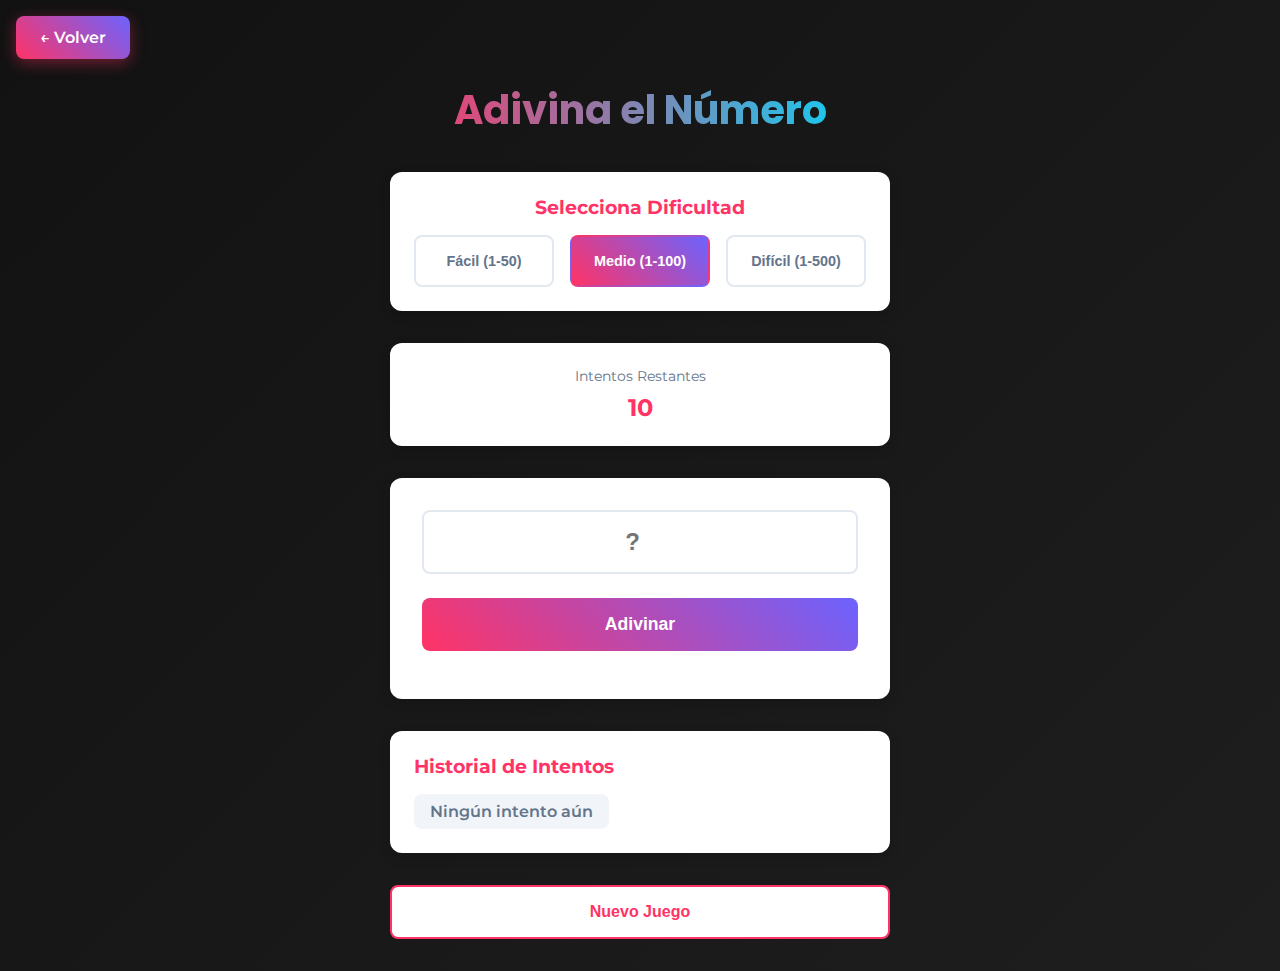
<file: adivina-numero.html>
<!DOCTYPE html>
<html lang="es">
<head>
    <meta charset="UTF-8">
    <meta name="viewport" content="width=device-width, initial-scale=1.0">
    <title>Adivina el Número - DJ Paco</title>
    <link href="https://fonts.googleapis.com/css2?family=Montserrat:wght@400;500;600;700&family=Poppins:wght@400;600;700&display=swap" rel="stylesheet">
    <style>
        /* Variables de color de DJ Paco */
        :root {
            --primary-color: #ff3366;
            --secondary-color: #6c63ff;
            --accent-color: #00d9ff;
            --dark-color: #121212;
            --dark-secondary: #1e1e1e;
            --light-color: #ffffff;
            --gray-color: #f5f5f5;
            --text-color: #333333;
            --font-primary: "Montserrat", sans-serif;
            --font-secondary: "Poppins", sans-serif;
            --transition-medium: 0.3s ease;
            --shadow-medium: 0 8px 30px rgba(0, 0, 0, 0.15);
            --border-radius-lg: 16px;
        }

        * {
            margin: 0;
            padding: 0;
            box-sizing: border-box;
        }

        /* Fondo oscuro de DJ Paco */
        body {
            font-family: var(--font-primary);
            background: linear-gradient(135deg, var(--dark-color) 0%, var(--dark-secondary) 100%);
            color: var(--light-color);
            min-height: 100vh;
            padding: 2rem 1rem;
            display: flex;
            flex-direction: column;
            align-items: center;
        }

        .back-button {
            position: absolute;
            top: 1rem;
            left: 1rem;
            /* Botón con gradiente rosa-morado */
            background: linear-gradient(45deg, var(--primary-color), var(--secondary-color));
            color: var(--light-color);
            border: none;
            padding: 0.75rem 1.5rem;
            border-radius: 8px;
            font-size: 1rem;
            font-weight: 600;
            cursor: pointer;
            text-decoration: none;
            display: inline-block;
            box-shadow: 0 4px 15px rgba(255, 51, 102, 0.4);
            transition: transform 0.2s ease;
        }

        .back-button:hover {
            transform: translateY(-2px);
        }

        .game-container {
            max-width: 500px;
            width: 100%;
            margin-top: 3rem;
        }

        /* Título con gradiente de DJ Paco */
        h1 {
            font-family: var(--font-secondary);
            color: white;
            text-align: center;
            margin-bottom: 2rem;
            font-size: 2.5rem;
            background: linear-gradient(to right, var(--primary-color), var(--accent-color));
            -webkit-background-clip: text;
            background-clip: text;
            color: transparent;
        }

        .difficulty {
            background: white;
            padding: 1.5rem;
            border-radius: 12px;
            margin-bottom: 2rem;
            box-shadow: 0 4px 12px rgba(0, 0, 0, 0.15);
        }

        .difficulty h3 {
            /* Subtítulo en rosa */
            color: var(--primary-color);
            margin-bottom: 1rem;
            text-align: center;
        }

        .difficulty-buttons {
            display: grid;
            grid-template-columns: repeat(3, 1fr);
            gap: 1rem;
        }

        .difficulty-button {
            padding: 1rem;
            border: 2px solid #e2e8f0;
            background: white;
            border-radius: 8px;
            font-size: 0.9rem;
            font-weight: 600;
            cursor: pointer;
            color: #64748b;
            transition: all 0.2s ease;
        }

        .difficulty-button.active {
            /* Botón activo con gradiente rosa-morado */
            background: linear-gradient(45deg, var(--primary-color), var(--secondary-color));
            color: white;
            border-color: transparent;
        }

        .game-info {
            background: white;
            padding: 1.5rem;
            border-radius: 12px;
            margin-bottom: 2rem;
            box-shadow: 0 4px 12px rgba(0, 0, 0, 0.15);
            text-align: center;
        }

        .info-label {
            color: #64748b;
            font-size: 0.9rem;
            margin-bottom: 0.5rem;
        }

        .info-value {
            /* Valor de info en rosa */
            color: var(--primary-color);
            font-size: 1.5rem;
            font-weight: 700;
        }

        .game-panel {
            background: white;
            padding: 2rem;
            border-radius: 12px;
            margin-bottom: 2rem;
            box-shadow: 0 4px 12px rgba(0, 0, 0, 0.15);
        }

        .input-group {
            margin-bottom: 1.5rem;
        }

        input[type="number"] {
            width: 100%;
            padding: 1rem;
            border: 2px solid #e2e8f0;
            border-radius: 8px;
            font-size: 1.5rem;
            text-align: center;
            font-weight: 700;
            color: #667eea;
            transition: all 0.3s ease;
        }

        input[type="number"]:focus {
            outline: none;
            border-color: var(--primary-color);
            box-shadow: 0 0 0 3px rgba(255, 51, 102, 0.1);
            transform: scale(1.02);
        }

        input[type="number"]:hover {
            border-color: var(--secondary-color);
        }

        button.guess {
            width: 100%;
            /* Botón adivinar con gradiente */
            background: linear-gradient(45deg, var(--primary-color), var(--secondary-color));
            color: white;
            border: none;
            padding: 1rem;
            border-radius: 8px;
            font-size: 1.1rem;
            font-weight: 600;
            cursor: pointer;
            transition: transform 0.2s ease;
            margin-bottom: 1rem;
        }

        button.guess:hover {
            transform: translateY(-2px);
        }

        button.guess:disabled {
            background: #cbd5e1;
            cursor: not-allowed;
            transform: none;
        }

        .feedback {
            padding: 1rem;
            border-radius: 8px;
            text-align: center;
            font-weight: 600;
            display: none;
        }

        .feedback.show {
            display: block;
            animation: fadeIn 0.3s ease;
        }

        @keyframes fadeIn {
            from { opacity: 0; transform: translateY(-10px); }
            to { opacity: 1; transform: translateY(0); }
        }

        .feedback.high {
            /* Feedback alto en rosa */
            background: #fee2e2;
            color: var(--primary-color);
        }

        .feedback.low {
            /* Feedback bajo en morado */
            background: #ede9fe;
            color: var(--secondary-color);
        }

        .feedback.win {
            /* Feedback ganador en cyan */
            background: #cffafe;
            color: var(--accent-color);
        }

        .history {
            background: white;
            padding: 1.5rem;
            border-radius: 12px;
            box-shadow: 0 4px 12px rgba(0, 0, 0, 0.15);
            margin-bottom: 2rem;
        }

        .history h3 {
            /* Título de historial en rosa */
            color: var(--primary-color);
            margin-bottom: 1rem;
        }

        .history-list {
            display: flex;
            flex-wrap: wrap;
            gap: 0.5rem;
        }

        .history-item {
            padding: 0.5rem 1rem;
            background: #f1f5f9;
            border-radius: 8px;
            font-weight: 600;
            color: #64748b;
            animation: slideIn 0.3s ease;
        }

        @keyframes slideIn {
            from {
                opacity: 0;
                transform: translateX(-10px);
            }
            to {
                opacity: 1;
                transform: translateX(0);
            }
        }

        button.reset {
            width: 100%;
            background: white;
            /* Botón reset con borde rosa */
            color: var(--primary-color);
            border: 2px solid var(--primary-color);
            padding: 1rem;
            border-radius: 8px;
            font-size: 1rem;
            font-weight: 600;
            cursor: pointer;
            transition: all 0.2s ease;
        }

        button.reset:hover {
            /* Hover con gradiente */
            background: linear-gradient(45deg, var(--primary-color), var(--secondary-color));
            color: white;
        }

        @media (max-width: 768px) {
            h1 {
                font-size: 2rem;
            }

            .difficulty-buttons {
                grid-template-columns: 1fr;
            }
        }
    </style>
</head>
<body>
    <a href="juegos.html" class="back-button">← Volver</a>
    
    <div class="game-container">
        <h1>Adivina el Número</h1>

        <div class="difficulty">
            <h3>Selecciona Dificultad</h3>
            <div class="difficulty-buttons">
                <button class="difficulty-button" onclick="setDifficulty('easy')">Fácil (1-50)</button>
                <button class="difficulty-button active" onclick="setDifficulty('medium')">Medio (1-100)</button>
                <button class="difficulty-button" onclick="setDifficulty('hard')">Difícil (1-500)</button>
            </div>
        </div>

        <div class="game-info">
            <div class="info-label">Intentos Restantes</div>
            <div class="info-value" id="attempts">10</div>
        </div>

        <div class="game-panel">
            <div class="input-group">
                <input type="number" id="guessInput" placeholder="?" min="1">
            </div>
            <button class="guess" onclick="makeGuess()">Adivinar</button>
            <div class="feedback" id="feedback"></div>
        </div>

        <div class="history">
            <h3>Historial de Intentos</h3>
            <div class="history-list" id="historyList">
                <span class="history-item">Ningún intento aún</span>
            </div>
        </div>

        <button class="reset" onclick="resetGame()">Nuevo Juego</button>
    </div>

    <script>
        let targetNumber;
        let maxNumber = 100;
        let maxAttempts = 10;
        let attemptsLeft;
        let guessHistory = [];
        let difficulty = 'medium';

        function initGame() {
            targetNumber = Math.floor(Math.random() * maxNumber) + 1;
            attemptsLeft = maxAttempts;
            guessHistory = [];
            document.getElementById('attempts').textContent = attemptsLeft;
            document.getElementById('guessInput').value = '';
            document.getElementById('guessInput').max = maxNumber;
            document.getElementById('feedback').classList.remove('show');
            document.getElementById('historyList').innerHTML = '<span class="history-item">Ningún intento aún</span>';
        }

        function setDifficulty(level) {
            difficulty = level;
            
            document.querySelectorAll('.difficulty-button').forEach(btn => {
                btn.classList.remove('active');
            });
            event.target.classList.add('active');
            
            switch(level) {
                case 'easy':
                    maxNumber = 50;
                    maxAttempts = 8;
                    break;
                case 'medium':
                    maxNumber = 100;
                    maxAttempts = 10;
                    break;
                case 'hard':
                    maxNumber = 500;
                    maxAttempts = 15;
                    break;
            }
            
            initGame();
        }

        function makeGuess() {
            const guess = parseInt(document.getElementById('guessInput').value);
            const feedback = document.getElementById('feedback');
            
            if (!guess || guess < 1 || guess > maxNumber) {
                showFeedback(`Por favor ingresa un número entre 1 y ${maxNumber}`, 'high');
                if (navigator.vibrate) {
                    navigator.vibrate([100, 50, 100]);
                }
                return;
            }
            
            guessHistory.push(guess);
            attemptsLeft--;
            
            updateHistory();
            document.getElementById('attempts').textContent = attemptsLeft;
            document.getElementById('guessInput').value = '';
            document.getElementById('guessInput').focus();
            
            if (guess === targetNumber) {
                showFeedback(`¡Felicitaciones! Adivinaste en ${guessHistory.length} intentos`, 'win');
                document.querySelector('.guess').disabled = true;
                if (navigator.vibrate) {
                    navigator.vibrate([200, 100, 200, 100, 200]);
                }
            } else if (attemptsLeft === 0) {
                showFeedback(`¡Game Over! El número era ${targetNumber}`, 'high');
                document.querySelector('.guess').disabled = true;
            } else if (guess > targetNumber) {
                const diff = guess - targetNumber;
                const hint = diff > 50 ? ' (mucho más bajo)' : diff > 20 ? ' (bastante más bajo)' : ' (un poco más bajo)';
                showFeedback(`Demasiado alto${hint}`, 'high');
            } else {
                const diff = targetNumber - guess;
                const hint = diff > 50 ? ' (mucho más alto)' : diff > 20 ? ' (bastante más alto)' : ' (un poco más alto)';
                showFeedback(`Demasiado bajo${hint}`, 'low');
            }
        }

        function showFeedback(message, type) {
            const feedback = document.getElementById('feedback');
            feedback.textContent = message;
            feedback.className = `feedback show ${type}`;
        }

        function updateHistory() {
            const historyList = document.getElementById('historyList');
            historyList.innerHTML = guessHistory.map(guess => 
                `<span class="history-item">${guess}</span>`
            ).join('');
        }

        function resetGame() {
            document.querySelector('.guess').disabled = false;
            initGame();
        }

        document.getElementById('guessInput').addEventListener('keypress', (e) => {
            if (e.key === 'Enter') {
                makeGuess();
            }
        });

        initGame();
    </script>
</body>
</html>
</file>
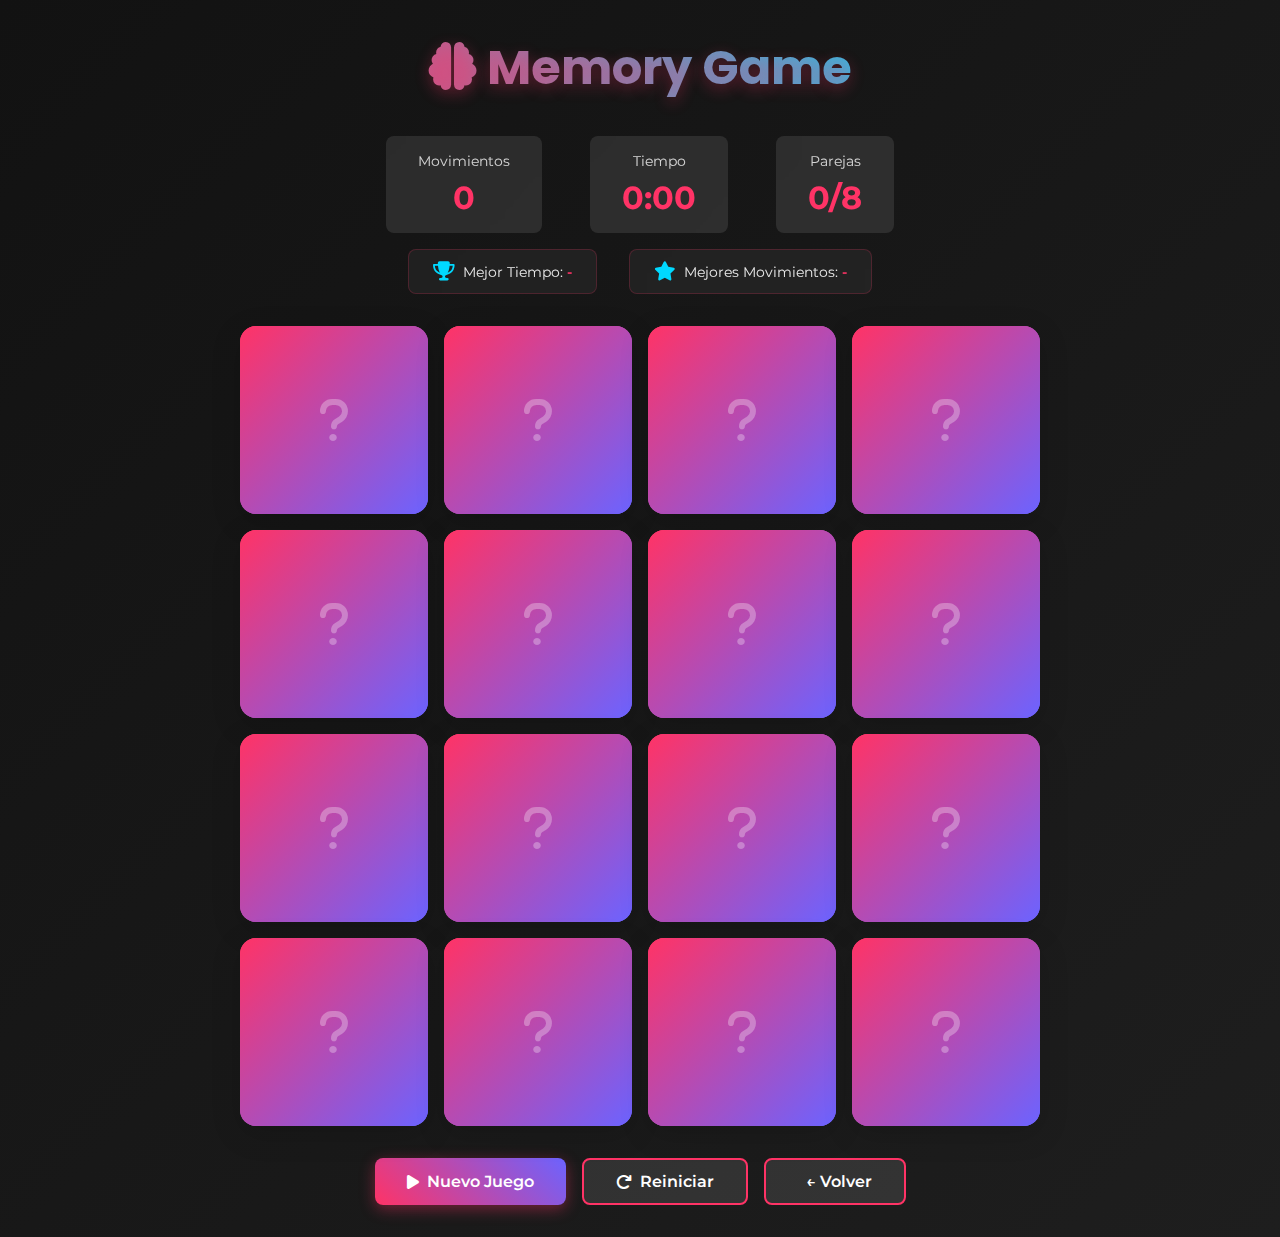
<file: juego-memoria.html>
<!DOCTYPE html>
<html lang="es">
<head>
    <meta charset="UTF-8">
    <meta name="viewport" content="width=device-width, initial-scale=1.0">
    <title>Memory Game</title>
    <link rel="stylesheet" href="https://cdnjs.cloudflare.com/ajax/libs/font-awesome/6.4.0/css/all.min.css">
    <link href="https://fonts.googleapis.com/css2?family=Montserrat:wght@400;500;600;700&family=Poppins:wght@400;600;700&display=swap" rel="stylesheet">
    <style>
        :root {
            --primary-color: #ff3366;
            --secondary-color: #6c63ff;
            --accent-color: #00d9ff;
            --dark-color: #121212;
            --dark-secondary: #1e1e1e;
            --light-color: #ffffff;
            --text-color: #333333;
            --font-primary: "Montserrat", sans-serif;
            --font-secondary: "Poppins", sans-serif;
            --transition-medium: 0.3s ease;
            --shadow-medium: 0 8px 30px rgba(0, 0, 0, 0.15);
            --border-radius-lg: 16px;
            --border-radius-md: 8px;
        }

        * {
            margin: 0;
            padding: 0;
            box-sizing: border-box;
        }

        body {
            font-family: var(--font-primary);
            background: linear-gradient(135deg, var(--dark-color) 0%, var(--dark-secondary) 100%);
            min-height: 100vh;
            display: flex;
            align-items: center;
            justify-content: center;
            padding: 2rem;
            color: var(--light-color);
        }

        .game-container {
            max-width: 800px;
            width: 100%;
        }

        .game-header {
            text-align: center;
            margin-bottom: 2rem;
        }

        .game-header h1 {
            font-family: var(--font-secondary);
            font-size: 3rem;
            margin-bottom: 1rem;
            background: linear-gradient(to right, var(--primary-color), var(--accent-color));
            -webkit-background-clip: text;
            background-clip: text;
            color: transparent;
            text-shadow: 0 5px 15px rgba(255, 51, 102, 0.3);
        }

        .game-stats {
            display: flex;
            justify-content: center;
            gap: 3rem;
            margin-bottom: 1rem;
        }

        .records {
            display: flex;
            justify-content: center;
            gap: 2rem;
            margin-bottom: 2rem;
            flex-wrap: wrap;
        }

        .record-item {
            display: flex;
            align-items: center;
            gap: 0.5rem;
            padding: 0.75rem 1.5rem;
            background: rgba(255, 255, 255, 0.05);
            border-radius: var(--border-radius-md);
            backdrop-filter: blur(10px);
            border: 1px solid rgba(255, 51, 102, 0.2);
        }

        .record-item i {
            color: var(--accent-color);
            font-size: 1.2rem;
        }

        .record-item span {
            font-size: 0.9rem;
            opacity: 0.9;
        }

        .record-item strong {
            color: var(--primary-color);
            font-weight: 700;
        }

        .stat-item {
            text-align: center;
            background: rgba(255, 255, 255, 0.1);
            padding: 1rem 2rem;
            border-radius: var(--border-radius-md);
            backdrop-filter: blur(10px);
        }

        .stat-label {
            font-size: 0.9rem;
            opacity: 0.8;
            margin-bottom: 0.5rem;
        }

        .stat-value {
            font-size: 2rem;
            font-weight: 700;
            color: var(--primary-color);
        }

        .game-board {
            display: grid;
            grid-template-columns: repeat(4, 1fr);
            gap: 1rem;
            margin-bottom: 2rem;
            perspective: 1000px;
        }

        .card {
            aspect-ratio: 1;
            background: linear-gradient(135deg, var(--primary-color), var(--secondary-color));
            border-radius: var(--border-radius-lg);
            cursor: pointer;
            position: relative;
            transform-style: preserve-3d;
            transition: transform 0.6s;
            box-shadow: var(--shadow-medium);
        }

        .card:hover {
            transform: scale(1.05);
        }

        .card.flip {
            transform: rotateY(180deg);
        }

        .card.matched {
            animation: matchAnimation 0.6s ease;
            pointer-events: none;
            opacity: 1;
        }

        .card.matched .card-back {
            opacity: 1;
        }

        .card-front,
        .card-back {
            position: absolute;
            width: 100%;
            height: 100%;
            backface-visibility: hidden;
            display: flex;
            align-items: center;
            justify-content: center;
            border-radius: var(--border-radius-lg);
        }

        .card-front {
            background: linear-gradient(135deg, var(--primary-color), var(--secondary-color));
        }

        .card-front i {
            font-size: 3rem;
            color: rgba(255, 255, 255, 0.3);
        }

        .card-back {
            background: var(--light-color);
            transform: rotateY(180deg);
        }

        .card-back {
            font-size: 4rem;
            font-family: "Apple Color Emoji", "Segoe UI Emoji", "Noto Color Emoji", "Android Emoji", sans-serif;
        }

        .controls {
            display: flex;
            justify-content: center;
            gap: 1rem;
        }

        .btn {
            padding: 0.75rem 2rem;
            border: none;
            border-radius: var(--border-radius-md);
            font-family: var(--font-primary);
            font-weight: 600;
            font-size: 1rem;
            cursor: pointer;
            transition: all var(--transition-medium);
            display: flex;
            align-items: center;
            gap: 0.5rem;
        }

        .btn-primary {
            background: linear-gradient(45deg, var(--primary-color), var(--secondary-color));
            color: var(--light-color);
            box-shadow: 0 4px 15px rgba(255, 51, 102, 0.4);
        }

        .btn-primary:hover {
            transform: translateY(-3px);
            box-shadow: 0 8px 25px rgba(255, 51, 102, 0.5);
        }

        .btn-secondary {
            background: rgba(255, 255, 255, 0.1);
            color: var(--light-color);
            border: 2px solid var(--primary-color);
        }

        .btn-secondary:hover {
            background: var(--primary-color);
            transform: translateY(-3px);
        }

        .victory-modal {
            position: fixed;
            top: 0;
            left: 0;
            width: 100%;
            height: 100%;
            background: rgba(0, 0, 0, 0.9);
            display: flex;
            align-items: center;
            justify-content: center;
            opacity: 0;
            visibility: hidden;
            transition: all var(--transition-medium);
            z-index: 1000;
        }

        .victory-modal.active {
            opacity: 1;
            visibility: visible;
        }

        .victory-content {
            background: linear-gradient(135deg, var(--dark-color), var(--dark-secondary));
            padding: 3rem;
            border-radius: var(--border-radius-lg);
            text-align: center;
            box-shadow: var(--shadow-medium);
            border: 2px solid var(--primary-color);
            animation: modalAppear 0.5s ease;
        }

        .victory-content h2 {
            font-family: var(--font-secondary);
            font-size: 2.5rem;
            margin-bottom: 1rem;
            background: linear-gradient(to right, var(--primary-color), var(--accent-color));
            -webkit-background-clip: text;
            background-clip: text;
            color: transparent;
        }

        .victory-content p {
            font-size: 1.2rem;
            margin-bottom: 2rem;
            opacity: 0.9;
        }

        @keyframes matchAnimation {
            0%, 100% {
                transform: scale(1);
            }
            50% {
                transform: scale(1.1) rotateY(180deg);
            }
        }

        @keyframes modalAppear {
            from {
                transform: scale(0.8);
                opacity: 0;
            }
            to {
                transform: scale(1);
                opacity: 1;
            }
        }

        @media (max-width: 768px) {
            .game-header h1 {
                font-size: 2rem;
            }

            .game-stats {
                gap: 1rem;
            }

            .stat-item {
                padding: 0.75rem 1.5rem;
            }

            .stat-value {
                font-size: 1.5rem;
            }

            .game-board {
                gap: 0.75rem;
            }

            .card-back {
                font-size: 2rem;
                font-family: "Apple Color Emoji", "Segoe UI Emoji", "Noto Color Emoji", "Android Emoji", sans-serif;
            }

            .game-stats {
                gap: 1rem;
            }

            .records {
                gap: 1rem;
            }

            .record-item {
                padding: 0.5rem 1rem;
                font-size: 0.85rem;
            }

            .controls {
                flex-direction: column;
            }

            .victory-content {
                padding: 2rem;
                margin: 1rem;
            }

            .victory-content h2 {
                font-size: 2rem;
            }
        }

        @media (max-width: 480px) {
            .game-board {
                grid-template-columns: repeat(4, 1fr);
                gap: 0.5rem;
            }

            .card-front i {
                font-size: 1.5rem;
            }

            .card-back {
                font-size: 2.5rem;
                font-family: "Apple Color Emoji", "Segoe UI Emoji", "Noto Color Emoji", "Android Emoji", sans-serif;
            }
        }
    </style>
</head>
<body>
    <div class="game-container">
        <div class="game-header">
            <h1><i class="fas fa-brain"></i> Memory Game</h1>
        </div>

        <div class="game-stats">
            <div class="stat-item">
                <div class="stat-label">Movimientos</div>
                <div class="stat-value" id="moves">0</div>
            </div>
            <div class="stat-item">
                <div class="stat-label">Tiempo</div>
                <div class="stat-value" id="timer">0:00</div>
            </div>
            <div class="stat-item">
                <div class="stat-label">Parejas</div>
                <div class="stat-value" id="matches">0/8</div>
            </div>
        </div>

        <div class="records">
            <div class="record-item">
                <i class="fas fa-trophy"></i>
                <span>Mejor Tiempo: <strong id="bestTime">-</strong></span>
            </div>
            <div class="record-item">
                <i class="fas fa-star"></i>
                <span>Mejores Movimientos: <strong id="bestMoves">-</strong></span>
            </div>
        </div>

        <div class="game-board" id="gameBoard"></div>

        <div class="controls">
            <button class="btn btn-primary" id="newGame">
                <i class="fas fa-play"></i> Nuevo Juego
            </button>
            <button class="btn btn-secondary" id="resetGame">
                <i class="fas fa-redo"></i> Reiniciar
            </button>
            <button class="btn btn-secondary" id="volver">
                <i href="juegos.html" class="fas fa-back"></i> ← Volver
            </button>
        </div>
    </div>

    <div class="victory-modal" id="victoryModal">
        <div class="victory-content">
            <h2><i class="fas fa-trophy"></i> ¡Felicidades!</h2>
            <p>Has completado el juego</p>
            <p><strong>Movimientos:</strong> <span id="finalMoves"></span></p>
            <p><strong>Tiempo:</strong> <span id="finalTime"></span></p>
            <button class="btn btn-primary" id="playAgain">
                <i class="fas fa-play"></i> Jugar de Nuevo
            </button>
        </div>
    </div>

    <script>
        const emojis = ['🎵', '🎸', '🎹', '🎤', '🎧', '🎼', '🎺', '🥁'];

        let cards = [...emojis, ...emojis];
        let flippedCards = [];
        let matchedPairs = 0;
        let moves = 0;
        let timer = 0;
        let timerInterval = null;
        let gameStarted = false;
        let canFlip = true;

        const gameBoard = document.getElementById('gameBoard');
        const movesElement = document.getElementById('moves');
        const timerElement = document.getElementById('timer');
        const matchesElement = document.getElementById('matches');
        const victoryModal = document.getElementById('victoryModal');
        const finalMovesElement = document.getElementById('finalMoves');
        const finalTimeElement = document.getElementById('finalTime');
        const bestTimeElement = document.getElementById('bestTime');
        const bestMovesElement = document.getElementById('bestMoves');

        // Cargar récords guardados
        function loadRecords() {
            const bestTime = localStorage.getItem('memoryBestTime');
            const bestMoves = localStorage.getItem('memoryBestMoves');
            
            if (bestTime) {
                const minutes = Math.floor(bestTime / 60);
                const seconds = bestTime % 60;
                bestTimeElement.textContent = `${minutes}:${seconds.toString().padStart(2, '0')}`;
            }
            
            if (bestMoves) {
                bestMovesElement.textContent = bestMoves;
            }
        }

        // Guardar récords si son mejores
        function saveRecords() {
            const bestTime = localStorage.getItem('memoryBestTime');
            const bestMoves = localStorage.getItem('memoryBestMoves');
            
            if (!bestTime || timer < parseInt(bestTime)) {
                localStorage.setItem('memoryBestTime', timer);
                const minutes = Math.floor(timer / 60);
                const seconds = timer % 60;
                bestTimeElement.textContent = `${minutes}:${seconds.toString().padStart(2, '0')}`;
            }
            
            if (!bestMoves || moves < parseInt(bestMoves)) {
                localStorage.setItem('memoryBestMoves', moves);
                bestMovesElement.textContent = moves;
            }
        }

        function shuffle(array) {
            for (let i = array.length - 1; i > 0; i--) {
                const j = Math.floor(Math.random() * (i + 1));
                [array[i], array[j]] = [array[j], array[i]];
            }
            return array;
        }

        function createBoard() {
            gameBoard.innerHTML = '';
            cards = shuffle([...emojis, ...emojis]);
            
            cards.forEach((emoji, index) => {
                const card = document.createElement('div');
                card.className = 'card';
                card.dataset.emoji = emoji;
                card.dataset.index = index;
                
                card.innerHTML = `
                    <div class="card-front">
                        <i class="fas fa-question"></i>
                    </div>
                    <div class="card-back">
                        ${emoji}
                    </div>
                `;
                
                card.addEventListener('click', flipCard);
                gameBoard.appendChild(card);
            });
        }

        function flipCard() {
            if (!canFlip) return;
            if (flippedCards.length >= 2) return;
            if (this.classList.contains('flip') || this.classList.contains('matched')) return;

            if (!gameStarted) {
                startTimer();
                gameStarted = true;
            }

            this.classList.add('flip');
            flippedCards.push(this);

            if (navigator.vibrate) {
                navigator.vibrate(50);
            }

            if (flippedCards.length === 2) {
                moves++;
                movesElement.textContent = moves;
                checkMatch();
            }
        }

        function checkMatch() {
            canFlip = false;
            const [card1, card2] = flippedCards;
            const emoji1 = card1.dataset.emoji;
            const emoji2 = card2.dataset.emoji;

            if (emoji1 === emoji2) {
                setTimeout(() => {
                    card1.classList.add('matched');
                    card2.classList.add('matched');
                    matchedPairs++;
                    matchesElement.textContent = `${matchedPairs}/8`;
                    flippedCards = [];
                    canFlip = true;

                    if (navigator.vibrate) {
                        navigator.vibrate([50, 100, 50]);
                    }

                    if (matchedPairs === 8) {
                        setTimeout(showVictory, 500);
                    }
                }, 600);
            } else {
                setTimeout(() => {
                    card1.classList.remove('flip');
                    card2.classList.remove('flip');
                    flippedCards = [];
                    canFlip = true;
                }, 1500);
            }
        }

        function startTimer() {
            timerInterval = setInterval(() => {
                timer++;
                const minutes = Math.floor(timer / 60);
                const seconds = timer % 60;
                timerElement.textContent = `${minutes}:${seconds.toString().padStart(2, '0')}`;
            }, 1000);
        }

        function stopTimer() {
            clearInterval(timerInterval);
        }

        function resetGame() {
            stopTimer();
            flippedCards = [];
            matchedPairs = 0;
            moves = 0;
            timer = 0;
            gameStarted = false;
            canFlip = true;
            
            movesElement.textContent = '0';
            timerElement.textContent = '0:00';
            matchesElement.textContent = '0/8';
            
            createBoard();
        }

        function showVictory() {
            stopTimer();
            saveRecords();
            const minutes = Math.floor(timer / 60);
            const seconds = timer % 60;
            finalMovesElement.textContent = moves;
            finalTimeElement.textContent = `${minutes}:${seconds.toString().padStart(2, '0')}`;
            victoryModal.classList.add('active');
        }

        function hideVictory() {
            victoryModal.classList.remove('active');
        }

        document.getElementById('newGame').addEventListener('click', resetGame);
        document.getElementById('resetGame').addEventListener('click', resetGame);
        document.getElementById('playAgain').addEventListener('click', () => {
            hideVictory();
            resetGame();
        });

        victoryModal.addEventListener('click', (e) => {
            if (e.target === victoryModal) {
                hideVictory();
            }
        });

        loadRecords();
        createBoard();
    </script>
</body>
</html>
</file>
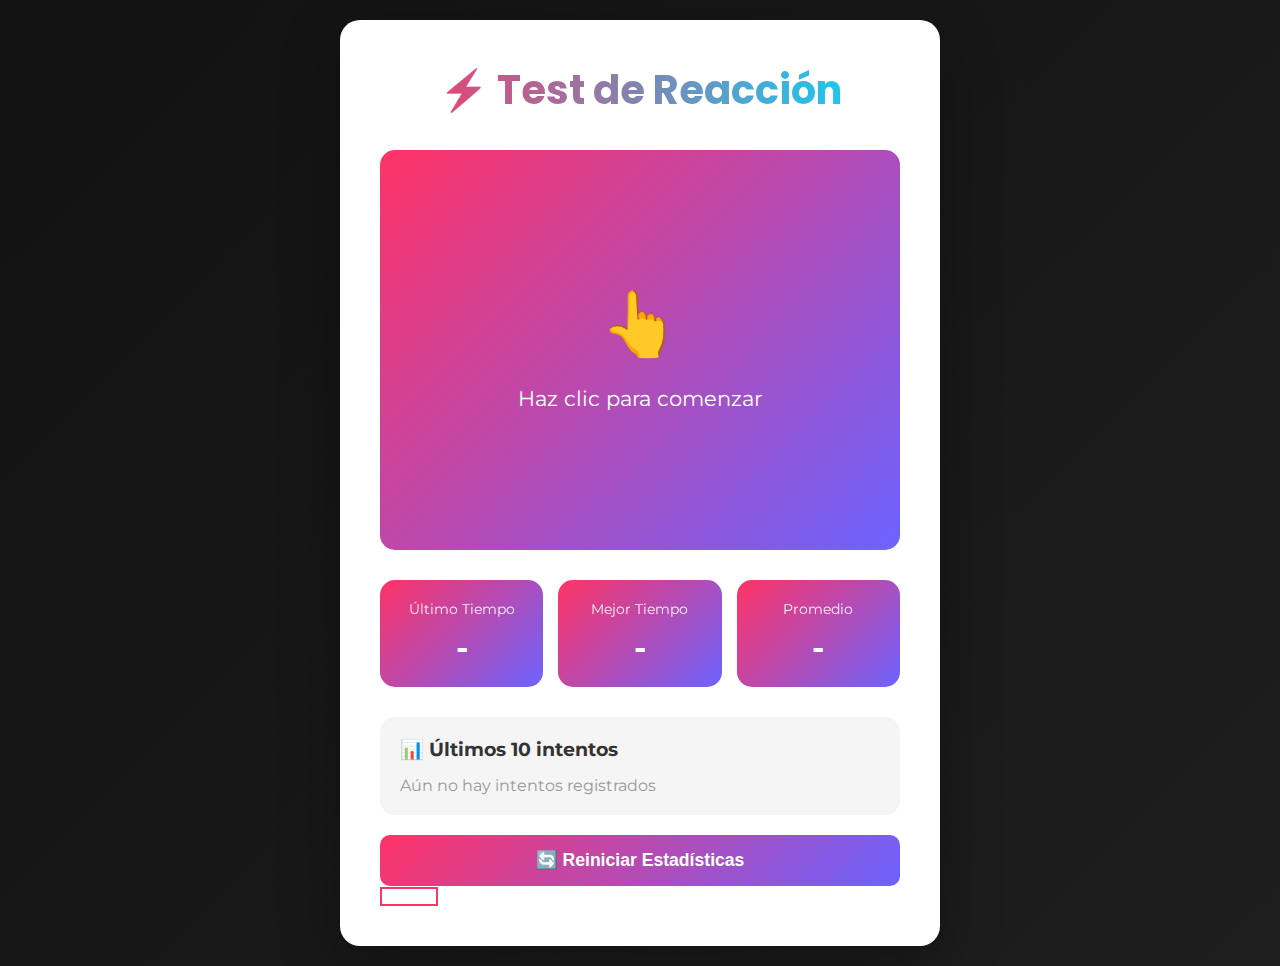
<file: juego-reaccion.html>
<!DOCTYPE html>
<html lang="es">
<head>
    <meta charset="UTF-8">
    <meta name="viewport" content="width=device-width, initial-scale=1.0">
    <title>Test de Reacción - DJ Paco</title>
    <link href="https://fonts.googleapis.com/css2?family=Montserrat:wght@400;500;600;700&family=Poppins:wght@400;600;700&display=swap" rel="stylesheet">
    <style>
        /* Variables de color de DJ Paco */
        :root {
            --primary-color: #ff3366;
            --secondary-color: #6c63ff;
            --accent-color: #00d9ff;
            --dark-color: #121212;
            --dark-secondary: #1e1e1e;
            --light-color: #ffffff;
            --gray-color: #f5f5f5;
            --text-color: #333333;
            --font-primary: "Montserrat", sans-serif;
            --font-secondary: "Poppins", sans-serif;
            --transition-medium: 0.3s ease;
            --shadow-medium: 0 8px 30px rgba(0, 0, 0, 0.15);
            --border-radius-lg: 16px;
        }

        * {
            margin: 0;
            padding: 0;
            box-sizing: border-box;
        }

        /* Fondo oscuro de DJ Paco */
        body {
            font-family: var(--font-primary);
            background: linear-gradient(135deg, var(--dark-color) 0%, var(--dark-secondary) 100%);
            min-height: 100vh;
            display: flex;
            justify-content: center;
            align-items: center;
            padding: 20px;
        }

        .game-container {
            background: white;
            border-radius: 20px;
            padding: 40px;
            box-shadow: 0 20px 60px rgba(0,0,0,0.3);
            max-width: 600px;
            width: 100%;
        }

        /* Título con gradiente rosa-cyan */
        h1 {
            font-family: var(--font-secondary);
            text-align: center;
            margin-bottom: 30px;
            font-size: 2.5rem;
            background: linear-gradient(to right, var(--primary-color), var(--accent-color));
            -webkit-background-clip: text;
            background-clip: text;
            color: transparent;
        }

        .reaction-area {
            height: 400px;
            border-radius: 15px;
            display: flex;
            flex-direction: column;
            justify-content: center;
            align-items: center;
            cursor: pointer;
            transition: all 0.3s;
            font-size: 1.5rem;
            text-align: center;
            padding: 40px;
            margin-bottom: 30px;
            position: relative;
            overflow: hidden;
        }

        .reaction-area::before {
            content: '';
            position: absolute;
            top: -50%;
            left: -50%;
            width: 200%;
            height: 200%;
            background: radial-gradient(circle, rgba(255,255,255,0.1) 0%, transparent 70%);
            opacity: 0;
            transition: opacity 0.3s;
        }

        .reaction-area:hover::before {
            opacity: 1;
        }

        .reaction-area:active {
            transform: scale(0.98);
        }

        .reaction-area.waiting {
            /* Estado esperando con gradiente rosa-morado */
            background: linear-gradient(135deg, var(--primary-color), var(--secondary-color));
            color: white;
        }

        .reaction-area.ready {
            /* Estado listo con color rosa */
            background: var(--primary-color);
            color: white;
        }

        .reaction-area.go {
            /* Estado go con color cyan */
            background: var(--accent-color);
            color: white;
            animation: pulse 0.5s;
        }

        .reaction-area.success {
            /* Estado éxito con morado */
            background: var(--secondary-color);
            color: white;
        }
        .btn-secondary {
            background: rgba(255, 255, 255, 0.1);
            color: var(--light-color);
            border: 2px solid var(--primary-color);
        }

        .btn-secondary:hover {
            background: var(--primary-color);
            transform: translateY(-3px);
        }
        .reaction-area.fail {
            /* Estado fallo con rosa oscuro */
            background: #d32f2f;
            color: white;
        }

        @keyframes pulse {
            0% { transform: scale(1); }
            50% { transform: scale(1.02); }
            100% { transform: scale(1); }
        }

        .result {
            font-size: 3rem;
            font-weight: bold;
            margin: 20px 0;
        }

        .instruction {
            font-size: 1.3rem;
            line-height: 1.6;
        }

        .stats {
            display: grid;
            grid-template-columns: repeat(3, 1fr);
            gap: 15px;
            margin-top: 20px;
        }

        .stat-card {
            /* Tarjetas de estadísticas con gradiente */
            background: linear-gradient(135deg, var(--primary-color), var(--secondary-color));
            color: white;
            padding: 20px;
            border-radius: 15px;
            text-align: center;
            animation: fadeInUp 0.5s ease;
        }

        @keyframes fadeInUp {
            from {
                opacity: 0;
                transform: translateY(20px);
            }
            to {
                opacity: 1;
                transform: translateY(0);
            }
        }

        .stat-card:hover {
            /* Efecto hover mejorado */
            transform: translateY(-5px);
            box-shadow: 0 8px 20px rgba(255, 51, 102, 0.4);
        }

        .stat-label {
            font-size: 0.9rem;
            margin-bottom: 10px;
            opacity: 0.9;
        }

        .stat-value {
            font-size: 2rem;
            font-weight: bold;
        }

        .history {
            margin-top: 30px;
            padding: 20px;
            background: #f5f5f5;
            border-radius: 15px;
        }

        .history-title {
            font-weight: bold;
            margin-bottom: 15px;
            color: #333;
            font-size: 1.2rem;
        }

        .history-list {
            display: flex;
            flex-wrap: wrap;
            gap: 10px;
        }

        .history-item {
            padding: 10px 15px;
            background: white;
            border-radius: 10px;
            /* Borde rosa */
            border: 2px solid var(--primary-color);
            font-weight: bold;
        }

        .history-item.best {
            /* Mejor tiempo con gradiente cyan-morado */
            background: linear-gradient(135deg, var(--accent-color), var(--secondary-color));
            color: white;
            border-color: var(--accent-color);
        }

        .reset-btn {
            width: 100%;
            padding: 15px;
            margin-top: 20px;
            /* Botón reset con gradiente */
            background: linear-gradient(135deg, var(--primary-color), var(--secondary-color));
            color: white;
            border: none;
            border-radius: 10px;
            font-size: 1.1rem;
            cursor: pointer;
            transition: transform 0.2s;
            font-weight: bold;
        }

        .emoji {
            font-size: 4rem;
            margin-bottom: 20px;
        }
    </style>
</head>
<body>
    <div class="game-container">
        <h1>⚡ Test de Reacción</h1>
        
        <div class="reaction-area waiting" id="reactionArea">
            <div class="emoji">👆</div>
            <div class="instruction">Haz clic para comenzar</div>
        </div>

        <div class="stats">
            <div class="stat-card">
                <div class="stat-label">Último Tiempo</div>
                <div class="stat-value" id="lastTime">-</div>
            </div>
            <div class="stat-card">
                <div class="stat-label">Mejor Tiempo</div>
                <div class="stat-value" id="bestTime">-</div>
            </div>
            <div class="stat-card">
                <div class="stat-label">Promedio</div>
                <div class="stat-value" id="avgTime">-</div>
            </div>
        </div>

        <div class="history">
            <div class="history-title">📊 Últimos 10 intentos</div>
            <div class="history-list" id="historyList">
                <p style="color: #999;">Aún no hay intentos registrados</p>
            </div>
        </div>

        <button class="reset-btn" onclick="resetStats()">🔄 Reiniciar Estadísticas</button>
        
        <button class="btn btn-secondary" id="volver" onclick="window.location.href='juegos.html'">
                <i class="fas fa-back"></i> ← Volver
        </button>
    </div>

    <script>
        let state = 'waiting'; // waiting, ready, go, result
        let startTime;
        let timeout;
        let history = JSON.parse(localStorage.getItem('reactionHistory')) || [];

        const area = document.getElementById('reactionArea');

        function updateDisplay() {
            if (history.length === 0) {
                document.getElementById('lastTime').textContent = '-';
                document.getElementById('bestTime').textContent = '-';
                document.getElementById('avgTime').textContent = '-';
                document.getElementById('historyList').innerHTML = '<p style="color: #999;">Aún no hay intentos registrados</p>';
                return;
            }

            const last = history[history.length - 1];
            const best = Math.min(...history);
            const avg = Math.round(history.reduce((a, b) => a + b, 0) / history.length);

            document.getElementById('lastTime').textContent = `${last}ms`;
            document.getElementById('bestTime').textContent = `${best}ms`;
            document.getElementById('avgTime').textContent = `${avg}ms`;

            const historyList = document.getElementById('historyList');
            historyList.innerHTML = history.slice(-10).reverse().map((time, index) => 
                `<div class="history-item ${time === best ? 'best' : ''}">${time}ms</div>`
            ).join('');
        }

        function startTest() {
            state = 'ready';
            area.className = 'reaction-area ready';
            area.innerHTML = `
                <div class="emoji">⏳</div>
                <div class="instruction">Espera al color azul...</div>
            `;

            const waitTime = Math.random() * 3000 + 2000; // 2-5 segundos
            
            timeout = setTimeout(() => {
                if (state === 'ready') {
                    state = 'go';
                    startTime = Date.now();
                    area.className = 'reaction-area go';
                    area.innerHTML = `
                        <div class="emoji">⚡</div>
                        <div class="instruction">¡HAZ CLIC AHORA!</div>
                    `;
                }
            }, waitTime);
        }

        function recordTime() {
            const reactionTime = Date.now() - startTime;
            history.push(reactionTime);
            localStorage.setItem('reactionHistory', JSON.stringify(history));

            // Vibración según el tiempo de reacción
            if (navigator.vibrate) {
                if (reactionTime < 200) {
                    navigator.vibrate([50, 30, 50, 30, 50]);
                } else if (reactionTime < 300) {
                    navigator.vibrate([100, 50, 100]);
                } else {
                    navigator.vibrate(100);
                }
            }

            state = 'result';
            area.className = 'reaction-area success';
            
            let emoji = '🎉';
            let message = '¡Excelente!';
            
            if (reactionTime < 200) {
                emoji = '🚀';
                message = '¡Increíble! Velocidad de relámpago';
            } else if (reactionTime < 300) {
                emoji = '⚡';
                message = '¡Muy rápido!';
            } else if (reactionTime < 400) {
                emoji = '👍';
                message = '¡Buen trabajo!';
            } else if (reactionTime < 500) {
                emoji = '👌';
                message = 'Bien hecho';
            } else {
                emoji = '🐌';
                message = 'Puedes mejorar';
            }

            area.innerHTML = `
                <div class="emoji">${emoji}</div>
                <div class="result">${reactionTime}ms</div>
                <div class="instruction">${message}<br><br>Haz clic para intentar de nuevo</div>
            `;

            updateDisplay();
        }

        function tooSoon() {
            clearTimeout(timeout);
            state = 'result';
            area.className = 'reaction-area fail';
            area.innerHTML = `
                <div class="emoji">❌</div>
                <div class="instruction">¡Demasiado pronto!<br><br>Espera al color azul<br><br>Haz clic para reintentar</div>
            `;
        }

        area.addEventListener('click', () => {
            if (state === 'waiting') {
                startTest();
            } else if (state === 'ready') {
                tooSoon();
            } else if (state === 'go') {
                recordTime();
            } else if (state === 'result') {
                state = 'waiting';
                area.className = 'reaction-area waiting';
                area.innerHTML = `
                    <div class="emoji">👆</div>
                    <div class="instruction">Haz clic para comenzar</div>
                `;
            }
        });

        function resetStats() {
            if (confirm('¿Estás seguro de que quieres borrar todas las estadísticas?')) {
                history = [];
                localStorage.removeItem('reactionHistory');
                updateDisplay();
                state = 'waiting';
                area.className = 'reaction-area waiting';
                area.innerHTML = `
                    <div class="emoji">👆</div>
                    <div class="instruction">Haz clic para comenzar</div>
                `;
            }
        }

        updateDisplay();
    </script>
</body>
</html>
</file>
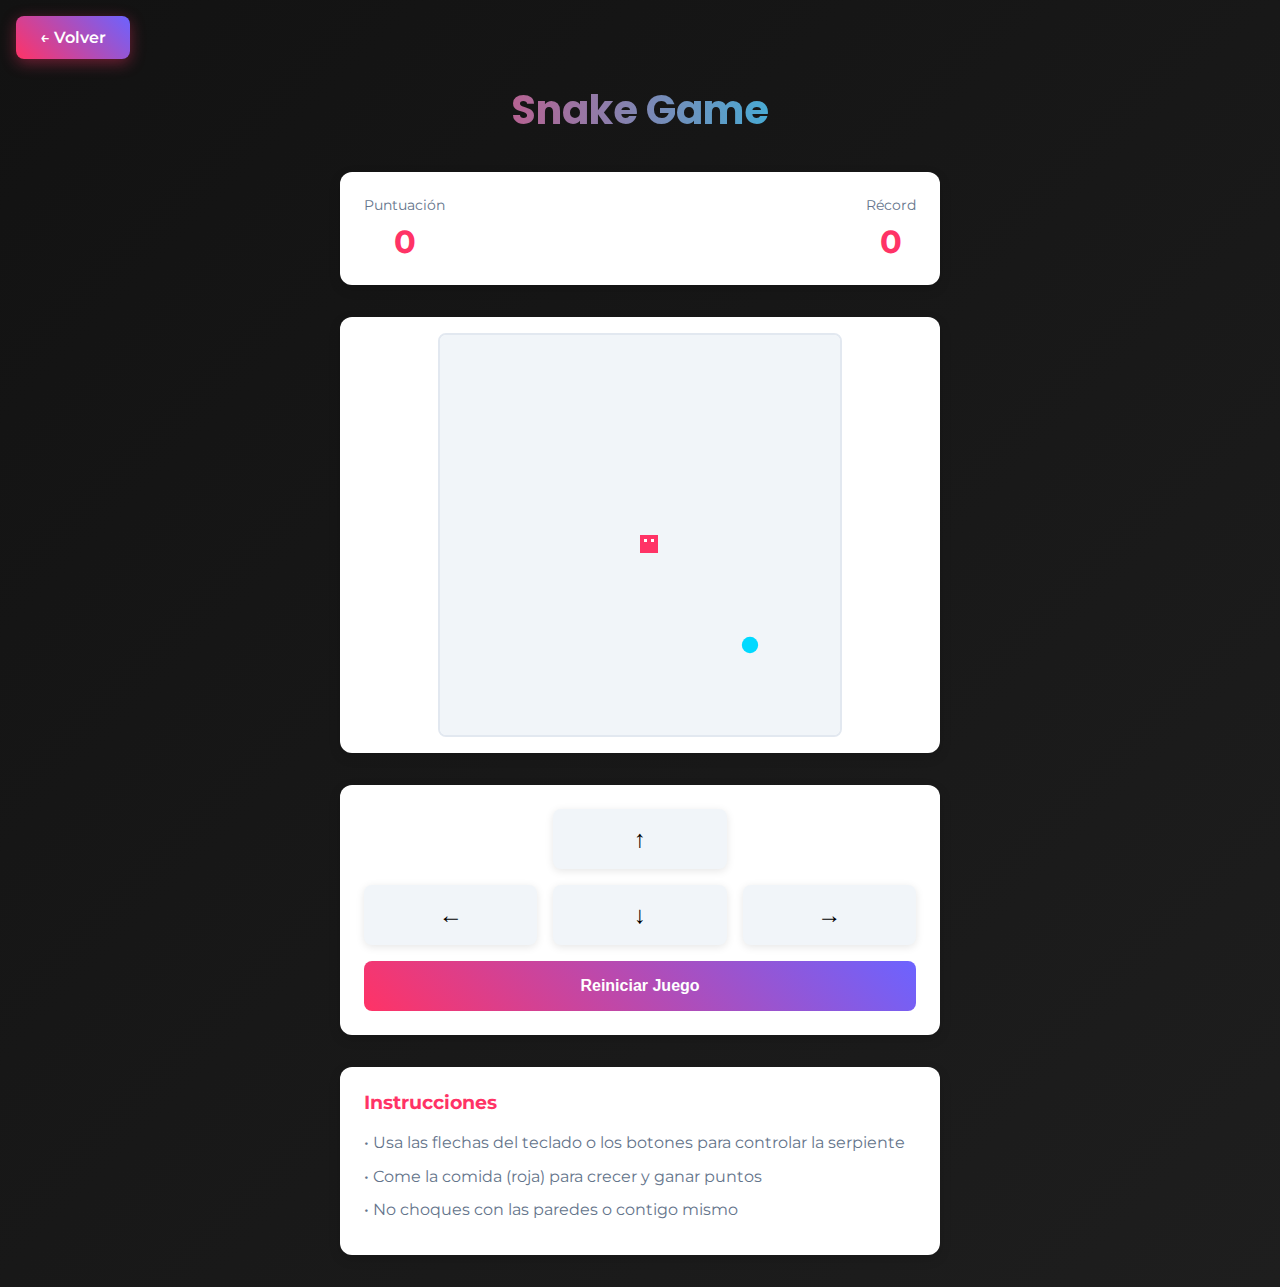
<file: juego-snake.html>
<!DOCTYPE html>
<html lang="es">
<head>
    <meta charset="UTF-8">
    <meta name="viewport" content="width=device-width, initial-scale=1.0">
    <title>Snake Game - DJ Paco</title>
    <link href="https://fonts.googleapis.com/css2?family=Montserrat:wght@400;500;600;700&family=Poppins:wght@400;600;700&display=swap" rel="stylesheet">
    <style>
        /* Variables de color de DJ Paco */
        :root {
            --primary-color: #ff3366;
            --secondary-color: #6c63ff;
            --accent-color: #00d9ff;
            --dark-color: #121212;
            --dark-secondary: #1e1e1e;
            --light-color: #ffffff;
            --gray-color: #f5f5f5;
            --text-color: #333333;
            --font-primary: "Montserrat", sans-serif;
            --font-secondary: "Poppins", sans-serif;
            --transition-medium: 0.3s ease;
            --shadow-medium: 0 8px 30px rgba(0, 0, 0, 0.15);
            --border-radius-lg: 16px;
        }

        * {
            margin: 0;
            padding: 0;
            box-sizing: border-box;
        }

        /* Fondo oscuro de DJ Paco */
        body {
            font-family: var(--font-primary);
            background: linear-gradient(135deg, var(--dark-color) 0%, var(--dark-secondary) 100%);
            color: var(--light-color);
            min-height: 100vh;
            padding: 2rem 1rem;
            display: flex;
            flex-direction: column;
            align-items: center;
        }

        .back-button {
            position: absolute;
            top: 1rem;
            left: 1rem;
            /* Botón con gradiente rosa-morado */
            background: linear-gradient(45deg, var(--primary-color), var(--secondary-color));
            color: var(--light-color);
            border: none;
            padding: 0.75rem 1.5rem;
            border-radius: 8px;
            font-size: 1rem;
            font-weight: 600;
            cursor: pointer;
            text-decoration: none;
            display: inline-block;
            box-shadow: 0 4px 15px rgba(255, 51, 102, 0.4);
            transition: transform 0.2s ease;
        }

        .back-button:hover {
            transform: translateY(-2px);
        }

        .game-container {
            max-width: 600px;
            width: 100%;
            margin-top: 3rem;
        }

        /* Título con gradiente de DJ Paco */
        h1 {
            font-family: var(--font-secondary);
            color: white;
            text-align: center;
            margin-bottom: 2rem;
            font-size: 2.5rem;
            background: linear-gradient(to right, var(--primary-color), var(--accent-color));
            -webkit-background-clip: text;
            background-clip: text;
            color: transparent;
        }

        .score-panel {
            background: white;
            padding: 1.5rem;
            border-radius: 12px;
            margin-bottom: 2rem;
            box-shadow: 0 4px 12px rgba(0, 0, 0, 0.15);
            display: flex;
            justify-content: space-between;
        }

        .score-item {
            text-align: center;
        }

        .score-label {
            color: #64748b;
            font-size: 0.9rem;
            margin-bottom: 0.5rem;
        }

        .score-value {
            /* Valores estadísticos en rosa */
            color: var(--primary-color);
            font-size: 2rem;
            font-weight: 700;
        }

        .game-board {
            background: white;
            padding: 1rem;
            border-radius: 12px;
            margin-bottom: 2rem;
            box-shadow: 0 4px 12px rgba(0, 0, 0, 0.15);
            display: flex;
            justify-content: center;
        }

        canvas {
            border: 2px solid #e2e8f0;
            border-radius: 8px;
            max-width: 100%;
        }

        .controls {
            background: white;
            padding: 1.5rem;
            border-radius: 12px;
            margin-bottom: 2rem;
            box-shadow: 0 4px 12px rgba(0, 0, 0, 0.15);
        }

        .button-grid {
            display: grid;
            grid-template-columns: repeat(3, 1fr);
            gap: 1rem;
            margin-bottom: 1rem;
        }

        .control-button {
            padding: 1rem;
            background: #f1f5f9;
            border: none;
            border-radius: 8px;
            font-size: 1.5rem;
            cursor: pointer;
            transition: all 0.2s ease;
            /* añadido estilo mejorado para botones de control */
            font-weight: bold;
            box-shadow: 0 2px 8px rgba(0, 0, 0, 0.1);
        }

        .control-button:hover {
            background: linear-gradient(135deg, var(--primary-color), var(--secondary-color));
            color: white;
            /* hover con gradiente mejorado */
            transform: translateY(-2px);
            box-shadow: 0 4px 12px rgba(255, 51, 102, 0.3);
        }

        .control-button:active {
            transform: scale(0.95);
            box-shadow: 0 2px 6px rgba(0, 0, 0, 0.2);
        }

        .control-button.empty {
            visibility: hidden;
        }

        button.restart {
            width: 100%;
            /* Botón restart con gradiente */
            background: linear-gradient(45deg, var(--primary-color), var(--secondary-color));
            color: white;
            border: none;
            padding: 1rem;
            border-radius: 8px;
            font-size: 1rem;
            font-weight: 600;
            cursor: pointer;
            transition: transform 0.2s ease;
        }

        button.restart:hover {
            transform: translateY(-2px);
        }

        .game-over {
            background: white;
            padding: 2rem;
            border-radius: 12px;
            text-align: center;
            margin-bottom: 2rem;
            box-shadow: 0 4px 12px rgba(0, 0, 0, 0.15);
            display: none;
        }

        .game-over.show {
            display: block;
            animation: slideDown 0.5s ease;
        }

        @keyframes slideDown {
            from {
                opacity: 0;
                transform: translateY(-20px);
            }
            to {
                opacity: 1;
                transform: translateY(0);
            }
        }

        .game-over h2 {
            /* Mensaje de game over en rosa */
            color: var(--primary-color);
            margin-bottom: 1rem;
            font-size: 2rem;
        }

        .game-over p {
            color: #64748b;
            font-size: 1.1rem;
        }

        .instructions {
            background: white;
            padding: 1.5rem;
            border-radius: 12px;
            box-shadow: 0 4px 12px rgba(0, 0, 0, 0.15);
        }

        .instructions h3 {
            /* Título de instrucciones en rosa */
            color: var(--primary-color);
            margin-bottom: 1rem;
        }

        .instructions p {
            color: #64748b;
            line-height: 1.6;
            margin-bottom: 0.5rem;
        }

        @media (max-width: 768px) {
            h1 {
                font-size: 2rem;
            }
        }
    </style>
</head>
<body>
    <a href="index.html" class="back-button">← Volver</a>
    
    <div class="game-container">
        <h1>Snake Game</h1>

        <div class="game-over" id="gameOver">
            <h2>¡Game Over!</h2>
            <p id="finalScore"></p>
        </div>

        <div class="score-panel">
            <div class="score-item">
                <div class="score-label">Puntuación</div>
                <div class="score-value" id="score">0</div>
            </div>
            <div class="score-item">
                <div class="score-label">Récord</div>
                <div class="score-value" id="highScore">0</div>
            </div>
        </div>

        <div class="game-board">
            <canvas id="gameCanvas" width="400" height="400"></canvas>
        </div>

        <div class="controls">
            <div class="button-grid">
                <div class="control-button empty"></div>
                <button class="control-button" onclick="changeDirection('UP')">↑</button>
                <div class="control-button empty"></div>
                <button class="control-button" onclick="changeDirection('LEFT')">←</button>
                <button class="control-button" onclick="changeDirection('DOWN')">↓</button>
                <button class="control-button" onclick="changeDirection('RIGHT')">→</button>
            </div>
            <button class="restart" onclick="restartGame()">Reiniciar Juego</button>
        </div>

        <div class="instructions">
            <h3>Instrucciones</h3>
            <p>• Usa las flechas del teclado o los botones para controlar la serpiente</p>
            <p>• Come la comida (roja) para crecer y ganar puntos</p>
            <p>• No choques con las paredes o contigo mismo</p>
        </div>
    </div>

    <script>
        const canvas = document.getElementById('gameCanvas');
        const ctx = canvas.getContext('2d');
        const gridSize = 20;
        const tileCount = canvas.width / gridSize;

        let snake = [{ x: 10, y: 10 }];
        let food = { x: 15, y: 15 };
        let dx = 0;
        let dy = 0;
        let score = 0;
        let highScore = 0;
        let gameLoop;
        let gameRunning = false;
        /* variable para controlar si el juego tiene el foco */
        let gameFocused = false;

        loadHighScore();

        function loadHighScore() {
            const saved = localStorage.getItem('snakeHighScore');
            if (saved) {
                highScore = parseInt(saved);
                document.getElementById('highScore').textContent = highScore;
            }
        }

        function saveHighScore() {
            if (score > highScore) {
                highScore = score;
                localStorage.setItem('snakeHighScore', highScore);
                document.getElementById('highScore').textContent = highScore;
            }
        }

        function startGame() {
            if (!gameRunning) {
                gameRunning = true;
                gameLoop = setInterval(update, 100);
            }
        }

        function update() {
            moveSnake();
            if (checkCollision()) {
                gameOver();
                return;
            }
            if (checkFoodCollision()) {
                score++;
                document.getElementById('score').textContent = score;
                generateFood();
                if (navigator.vibrate) {
                    navigator.vibrate(50);
                }
            }
            draw();
        }

        function moveSnake() {
            const head = { x: snake[0].x + dx, y: snake[0].y + dy };
            snake.unshift(head);
            
            if (!checkFoodCollision()) {
                snake.pop();
            }
        }

        function checkCollision() {
            const head = snake[0];
            
            if (head.x < 0 || head.x >= tileCount || head.y < 0 || head.y >= tileCount) {
                return true;
            }
            
            for (let i = 1; i < snake.length; i++) {
                if (head.x === snake[i].x && head.y === snake[i].y) {
                    return true;
                }
            }
            
            return false;
        }

        function checkFoodCollision() {
            return snake[0].x === food.x && snake[0].y === food.y;
        }

        function generateFood() {
            food.x = Math.floor(Math.random() * tileCount);
            food.y = Math.floor(Math.random() * tileCount);
            
            for (let segment of snake) {
                if (segment.x === food.x && segment.y === food.y) {
                    generateFood();
                    return;
                }
            }
        }

        function draw() {
            ctx.fillStyle = '#f1f5f9';
            ctx.fillRect(0, 0, canvas.width, canvas.height);
            
            snake.forEach((segment, index) => {
                if (index === 0) {
                    ctx.fillStyle = '#ff3366';
                    ctx.fillRect(segment.x * gridSize, segment.y * gridSize, gridSize - 2, gridSize - 2);
                    ctx.fillStyle = 'white';
                    ctx.fillRect(segment.x * gridSize + 4, segment.y * gridSize + 4, 3, 3);
                    ctx.fillRect(segment.x * gridSize + 11, segment.y * gridSize + 4, 3, 3);
                } else {
                    const gradient = ctx.createLinearGradient(
                        segment.x * gridSize, segment.y * gridSize,
                        segment.x * gridSize + gridSize, segment.y * gridSize + gridSize
                    );
                    gradient.addColorStop(0, '#6c63ff');
                    gradient.addColorStop(1, '#764ba2');
                    ctx.fillStyle = gradient;
                    ctx.fillRect(segment.x * gridSize, segment.y * gridSize, gridSize - 2, gridSize - 2);
                }
            });
            
            const pulse = Math.sin(Date.now() / 200) * 2 + gridSize - 2;
            ctx.fillStyle = '#00d9ff';
            ctx.beginPath();
            ctx.arc(
                food.x * gridSize + gridSize / 2,
                food.y * gridSize + gridSize / 2,
                pulse / 2,
                0,
                Math.PI * 2
            );
            ctx.fill();
        }

        function gameOver() {
            clearInterval(gameLoop);
            gameRunning = false;
            saveHighScore();
            document.getElementById('finalScore').textContent = `Puntuación final: ${score}`;
            document.getElementById('gameOver').classList.add('show');
            if (navigator.vibrate) {
                navigator.vibrate([100, 50, 100, 50, 200]);
            }
        }

        function restartGame() {
            snake = [{ x: 10, y: 10 }];
            food = { x: 15, y: 15 };
            dx = 0;
            dy = 0;
            score = 0;
            document.getElementById('score').textContent = score;
            document.getElementById('gameOver').classList.remove('show');
            clearInterval(gameLoop);
            gameRunning = false;
            draw();
        }

        function changeDirection(direction) {
            if (!gameRunning) {
                startGame();
            }
            
            if (navigator.vibrate) {
                navigator.vibrate(30);
            }
            
            switch(direction) {
                case 'UP':
                    if (dy === 0) { dx = 0; dy = -1; }
                    break;
                case 'DOWN':
                    if (dy === 0) { dx = 0; dy = 1; }
                    break;
                case 'LEFT':
                    if (dx === 0) { dx = -1; dy = 0; }
                    break;
                case 'RIGHT':
                    if (dx === 0) { dx = 1; dy = 0; }
                    break;
            }
        }

        /* detectar cuando el canvas tiene el foco */
        canvas.addEventListener('mouseenter', () => {
            gameFocused = true;
        });

        canvas.addEventListener('mouseleave', () => {
            gameFocused = false;
        });

        canvas.addEventListener('click', () => {
            gameFocused = true;
            if (!gameRunning) {
                startGame();
            }
        });

        /* prevenir scroll solo cuando el juego está enfocado */
        document.addEventListener('keydown', (e) => {
            const arrowKeys = ['ArrowUp', 'ArrowDown', 'ArrowLeft', 'ArrowRight'];
            
            if (arrowKeys.includes(e.key)) {
                // Prevenir scroll solo durante el juego
                e.preventDefault();
                
                // Iniciar el juego si no está corriendo
                if (!gameRunning) {
                    startGame();
                }
                
                switch(e.key) {
                    case 'ArrowUp':
                        changeDirection('UP');
                        break;
                    case 'ArrowDown':
                        changeDirection('DOWN');
                        break;
                    case 'ArrowLeft':
                        changeDirection('LEFT');
                        break;
                    case 'ArrowRight':
                        changeDirection('RIGHT');
                        break;
                }
            }
        });

        /* animación mejorada del canvas */
        function animateCanvas() {
            if (gameRunning) {
                draw();
            }
            requestAnimationFrame(animateCanvas);
        }

        animateCanvas();
        draw();
    </script>
</body>
</html>
</file>
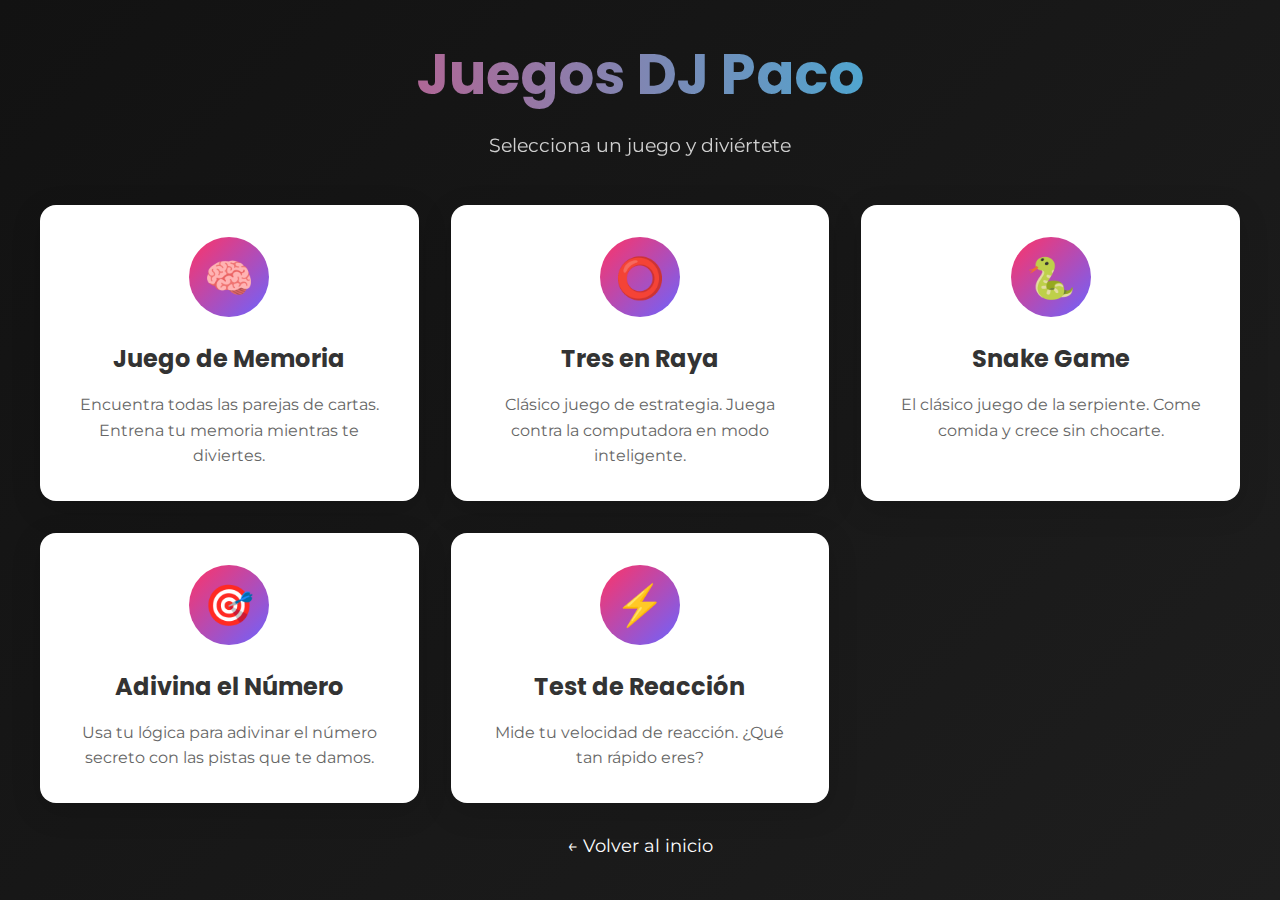
<file: juegos.html>
<!DOCTYPE html>
<html lang="es">
<head>
    <meta charset="UTF-8">
    <meta name="viewport" content="width=device-width, initial-scale=1.0">
    <title>DJ Paco - Juegos</title>
    <link href="https://fonts.googleapis.com/css2?family=Montserrat:wght@400;500;600;700&family=Poppins:wght@400;600;700&display=swap" rel="stylesheet">
    <style>
        /* Aplicando las variables de color y fuentes de DJ Paco */
        :root {
            --primary-color: #ff3366;
            --secondary-color: #6c63ff;
            --accent-color: #00d9ff;
            --dark-color: #121212;
            --dark-secondary: #1e1e1e;
            --light-color: #ffffff;
            --gray-color: #f5f5f5;
            --text-color: #333333;
            --font-primary: "Montserrat", sans-serif;
            --font-secondary: "Poppins", sans-serif;
            --transition-medium: 0.3s ease;
            --shadow-light: 0 5px 15px rgba(0, 0, 0, 0.1);
            --shadow-medium: 0 8px 30px rgba(0, 0, 0, 0.15);
            --border-radius-lg: 16px;
        }

        * {
            margin: 0;
            padding: 0;
            box-sizing: border-box;
        }

        /* Usando el gradiente oscuro de DJ Paco */
        body {
            font-family: var(--font-primary);
            background: linear-gradient(135deg, var(--dark-color) 0%, var(--dark-secondary) 100%);
            color: var(--light-color);
            min-height: 100vh;
            padding: 2rem;
        }

        .container {
            max-width: 1200px;
            margin: 0 auto;
        }

        /* Título con gradiente rosa-cyan característico */
        h1 {
            font-family: var(--font-secondary);
            text-align: center;
            font-size: 3.5rem;
            margin-bottom: 1rem;
            background: linear-gradient(to right, var(--primary-color), var(--accent-color));
            -webkit-background-clip: text;
            background-clip: text;
            color: transparent;
        }

        .subtitle {
            text-align: center;
            font-size: 1.2rem;
            opacity: 0.8;
            margin-bottom: 3rem;
        }

        .games-grid {
            display: grid;
            grid-template-columns: repeat(auto-fit, minmax(300px, 1fr));
            gap: 2rem;
            margin-bottom: 2rem;
        }

        /* Tarjetas blancas con hover rosa */
        .game-card {
            background-color: var(--light-color);
            border-radius: var(--border-radius-lg);
            padding: 2rem;
            box-shadow: var(--shadow-medium);
            transition: transform var(--transition-medium), box-shadow var(--transition-medium);
            cursor: pointer;
            text-decoration: none;
            display: block;
            overflow: hidden;
            position: relative;
        }

        .game-card::before {
            content: '';
            position: absolute;
            top: 0;
            left: -100%;
            width: 100%;
            height: 100%;
            background: linear-gradient(90deg, transparent, rgba(255, 51, 102, 0.1), transparent);
            transition: left 0.5s;
        }

        .game-card:hover::before {
            left: 100%;
        }

        .game-card:hover {
            transform: translateY(-10px) scale(1.02);
            box-shadow: 0 15px 50px rgba(255, 51, 102, 0.4);
        }

        /* Icono con gradiente rosa-morado */
        .game-icon {
            width: 80px;
            height: 80px;
            margin: 0 auto 1.5rem;
            display: flex;
            align-items: center;
            justify-content: center;
            background: linear-gradient(135deg, var(--primary-color), var(--secondary-color));
            border-radius: 50%;
            font-size: 2.5rem;
        }

        .game-card h2 {
            font-family: var(--font-secondary);
            color: var(--text-color);
            margin-bottom: 1rem;
            text-align: center;
        }

        .game-card p {
            color: #666;
            text-align: center;
            line-height: 1.6;
        }

        .back-link {
            text-align: center;
            margin-top: 2rem;
        }

        .back-link a {
            color: var(--light-color);
            text-decoration: none;
            font-size: 1.1rem;
            transition: color var(--transition-medium);
        }

        .back-link a:hover {
            color: var(--primary-color);
        }

        @media (max-width: 768px) {
            h1 {
                font-size: 2.5rem;
            }

            .games-grid {
                grid-template-columns: 1fr;
            }
        }
    </style>
</head>
<body>
    <div class="container">
        <h1>Juegos DJ Paco</h1>
        <p class="subtitle">Selecciona un juego y diviértete</p>

        <div class="games-grid">
            <a href="juego-memoria.html" class="game-card">
                <div class="game-icon">🧠</div>
                <h2>Juego de Memoria</h2>
                <p>Encuentra todas las parejas de cartas. Entrena tu memoria mientras te diviertes.</p>
            </a>

            <a href="tres-en-raya.html" class="game-card">
                <div class="game-icon">⭕</div>
                <h2>Tres en Raya</h2>
                <p>Clásico juego de estrategia. Juega contra la computadora en modo inteligente.</p>
            </a>

            <a href="juego-snake.html" class="game-card">
                <div class="game-icon">🐍</div>
                <h2>Snake Game</h2>
                <p>El clásico juego de la serpiente. Come comida y crece sin chocarte.</p>
            </a>

            <a href="adivina-numero.html" class="game-card">
                <div class="game-icon">🎯</div>
                <h2>Adivina el Número</h2>
                <p>Usa tu lógica para adivinar el número secreto con las pistas que te damos.</p>
            </a>

            <a href="juego-reaccion.html" class="game-card">
                <div class="game-icon">⚡</div>
                <h2>Test de Reacción</h2>
                <p>Mide tu velocidad de reacción. ¿Qué tan rápido eres?</p>
            </a>
        </div>

        <div class="back-link">
            <a href="https://pacofuentess.github.io/djpaco.github.io/index.html">← Volver al inicio</a>
        </div>
    </div>
</body>
</html>
</file>
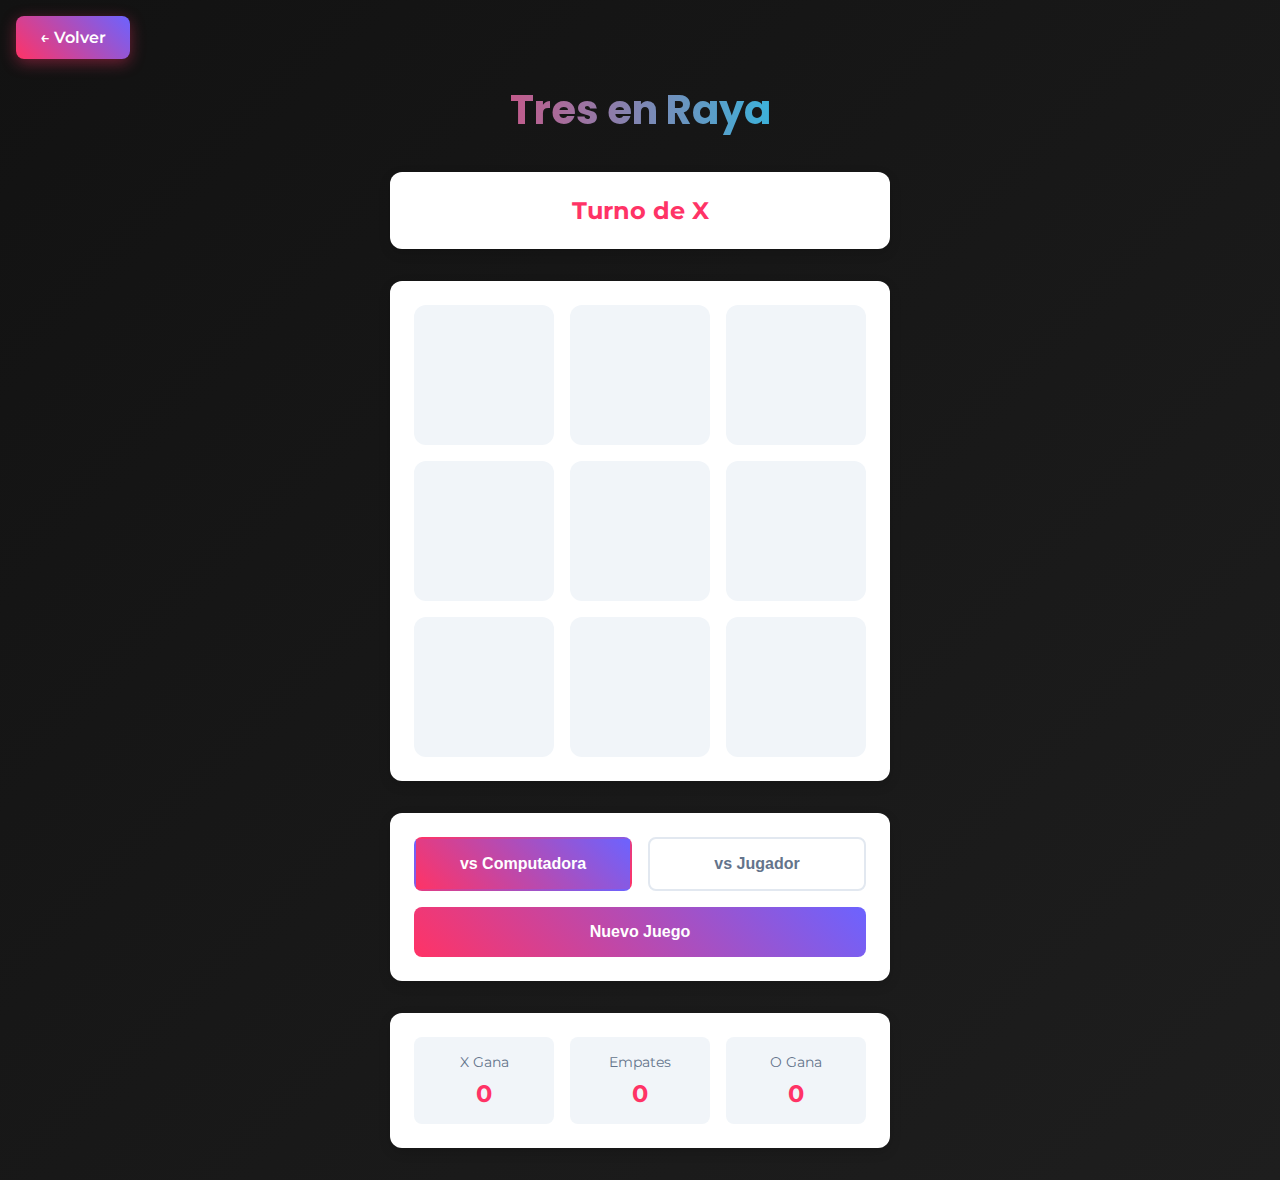
<file: tres-en-raya.html>
<!DOCTYPE html>
<html lang="es">
<head>
    <meta charset="UTF-8">
    <meta name="viewport" content="width=device-width, initial-scale=1.0">
    <title>Tres en Raya - DJ Paco</title>
    <link href="https://fonts.googleapis.com/css2?family=Montserrat:wght@400;500;600;700&family=Poppins:wght@400;600;700&display=swap" rel="stylesheet">
    <style>
        /* Variables de color de DJ Paco */
        :root {
            --primary-color: #ff3366;
            --secondary-color: #6c63ff;
            --accent-color: #00d9ff;
            --dark-color: #121212;
            --dark-secondary: #1e1e1e;
            --light-color: #ffffff;
            --gray-color: #f5f5f5;
            --text-color: #333333;
            --font-primary: "Montserrat", sans-serif;
            --font-secondary: "Poppins", sans-serif;
            --transition-medium: 0.3s ease;
            --shadow-medium: 0 8px 30px rgba(0, 0, 0, 0.15);
            --border-radius-lg: 16px;
        }

        * {
            margin: 0;
            padding: 0;
            box-sizing: border-box;
        }

        /* Fondo oscuro de DJ Paco */
        body {
            font-family: var(--font-primary);
            background: linear-gradient(135deg, var(--dark-color) 0%, var(--dark-secondary) 100%);
            color: var(--light-color);
            min-height: 100vh;
            padding: 2rem 1rem;
            display: flex;
            flex-direction: column;
            align-items: center;
        }

        .back-button {
            position: absolute;
            top: 1rem;
            left: 1rem;
            /* Botón con gradiente rosa-morado */
            background: linear-gradient(45deg, var(--primary-color), var(--secondary-color));
            color: var(--light-color);
            border: none;
            padding: 0.75rem 1.5rem;
            border-radius: 8px;
            font-size: 1rem;
            font-weight: 600;
            cursor: pointer;
            text-decoration: none;
            display: inline-block;
            box-shadow: 0 4px 15px rgba(255, 51, 102, 0.4);
            transition: transform 0.2s ease;
        }

        .back-button:hover {
            transform: translateY(-2px);
        }

        .game-container {
            max-width: 500px;
            width: 100%;
            margin-top: 3rem;
        }

        /* Título con gradiente de DJ Paco */
        h1 {
            font-family: var(--font-secondary);
            color: white;
            text-align: center;
            margin-bottom: 2rem;
            font-size: 2.5rem;
            background: linear-gradient(to right, var(--primary-color), var(--accent-color));
            -webkit-background-clip: text;
            background-clip: text;
            color: transparent;
        }

        .status {
            background: white;
            padding: 1.5rem;
            border-radius: 12px;
            text-align: center;
            margin-bottom: 2rem;
            box-shadow: 0 4px 12px rgba(0, 0, 0, 0.15);
        }

        .status-text {
            /* Texto de estado en rosa */
            color: var(--primary-color);
            font-size: 1.5rem;
            font-weight: 700;
        }

        .board {
            background: white;
            padding: 1.5rem;
            border-radius: 12px;
            margin-bottom: 2rem;
            box-shadow: 0 4px 12px rgba(0, 0, 0, 0.15);
        }

        .grid {
            display: grid;
            grid-template-columns: repeat(3, 1fr);
            gap: 1rem;
        }

        .cell {
            aspect-ratio: 1;
            background: #f1f5f9;
            border: none;
            border-radius: 12px;
            font-size: 3rem;
            font-weight: 700;
            cursor: pointer;
            transition: all 0.2s ease;
            color: #667eea;
            /* añadida escala inicial para mejor feedback visual */
            position: relative;
        }

        .cell::after {
            /* efecto de sombra interior en hover */
            content: '';
            position: absolute;
            inset: 0;
            border-radius: 12px;
            background: linear-gradient(135deg, transparent, rgba(255, 51, 102, 0.1));
            opacity: 0;
            transition: opacity 0.2s;
        }

        .cell:hover:not(:disabled)::after {
            opacity: 1;
        }

        .cell:hover:not(:disabled) {
            background: #e2e8f0;
            transform: scale(1.05);
            /* añadida sombra en hover */
            box-shadow: 0 4px 12px rgba(108, 99, 255, 0.2);
        }

        .cell:active:not(:disabled) {
            /* feedback táctil mejorado */
            transform: scale(0.95);
        }

        .cell.x {
            /* X en rosa */
            color: var(--primary-color);
            /* añadida animación de aparición */
        }

        .cell.o {
            /* O en morado */
            color: var(--secondary-color);
        }

        @keyframes popIn {
            0% {
                transform: scale(0);
                opacity: 0;
            }
            50% {
                transform: scale(1.2);
            }
            100% {
                transform: scale(1);
                opacity: 1;
            }
        }

        .winner {
            /* Celdas ganadoras con gradiente */
            background: linear-gradient(135deg, var(--primary-color), var(--accent-color)) !important;
            color: white !important;
            animation: winPulse 0.5s ease;
        }

        @keyframes winPulse {
            0%, 100% { transform: scale(1); }
            50% { transform: scale(1.1); }
        }

        .controls {
            background: white;
            padding: 1.5rem;
            border-radius: 12px;
            margin-bottom: 2rem;
            box-shadow: 0 4px 12px rgba(0, 0, 0, 0.15);
        }

        .mode-selector {
            display: flex;
            gap: 1rem;
            margin-bottom: 1rem;
        }

        .mode-button {
            flex: 1;
            padding: 1rem;
            border: 2px solid #e2e8f0;
            background: white;
            border-radius: 8px;
            font-size: 1rem;
            font-weight: 600;
            cursor: pointer;
            color: #64748b;
            transition: all 0.2s ease;
        }

        .mode-button.active {
            /* Botón activo con gradiente rosa-morado */
            background: linear-gradient(45deg, var(--primary-color), var(--secondary-color));
            color: white;
            border-color: transparent;
        }

        button.reset {
            width: 100%;
            /* Botón reset con gradiente */
            background: linear-gradient(45deg, var(--primary-color), var(--secondary-color));
            color: white;
            border: none;
            padding: 1rem;
            border-radius: 8px;
            font-size: 1rem;
            font-weight: 600;
            cursor: pointer;
            transition: transform 0.2s ease;
        }

        button.reset:hover {
            transform: translateY(-2px);
        }

        .stats {
            background: white;
            padding: 1.5rem;
            border-radius: 12px;
            box-shadow: 0 4px 12px rgba(0, 0, 0, 0.15);
        }

        .stats-grid {
            display: grid;
            grid-template-columns: repeat(3, 1fr);
            gap: 1rem;
            text-align: center;
        }

        .stat-item {
            padding: 1rem;
            background: #f1f5f9;
            border-radius: 8px;
        }

        .stat-label {
            color: #64748b;
            font-size: 0.9rem;
            margin-bottom: 0.5rem;
        }

        .stat-value {
            /* Valores estadísticos en rosa */
            color: var(--primary-color);
            font-size: 1.5rem;
            font-weight: 700;
        }

        @media (max-width: 768px) {
            h1 {
                font-size: 2rem;
            }

            .cell {
                font-size: 2rem;
            }

            .mode-selector {
                flex-direction: column;
            }
        }
    </style>
</head>
<body>
    <a href="index.html" class="back-button">← Volver</a>
    
    <div class="game-container">
        <h1>Tres en Raya</h1>

        <div class="status">
            <div class="status-text" id="status">Turno de X</div>
        </div>

        <div class="board">
            <div class="grid" id="grid">
                <button class="cell" data-index="0"></button>
                <button class="cell" data-index="1"></button>
                <button class="cell" data-index="2"></button>
                <button class="cell" data-index="3"></button>
                <button class="cell" data-index="4"></button>
                <button class="cell" data-index="5"></button>
                <button class="cell" data-index="6"></button>
                <button class="cell" data-index="7"></button>
                <button class="cell" data-index="8"></button>
            </div>
        </div>

        <div class="controls">
            <div class="mode-selector">
                <button class="mode-button active" onclick="setMode('cpu')">vs Computadora</button>
                <button class="mode-button" onclick="setMode('player')">vs Jugador</button>
            </div>
            <button class="reset" onclick="resetGame()">Nuevo Juego</button>
        </div>

        <div class="stats">
            <div class="stats-grid">
                <div class="stat-item">
                    <div class="stat-label">X Gana</div>
                    <div class="stat-value" id="xWins">0</div>
                </div>
                <div class="stat-item">
                    <div class="stat-label">Empates</div>
                    <div class="stat-value" id="draws">0</div>
                </div>
                <div class="stat-item">
                    <div class="stat-label">O Gana</div>
                    <div class="stat-value" id="oWins">0</div>
                </div>
            </div>
        </div>
    </div>

    <script>
        let board = ['', '', '', '', '', '', '', '', ''];
        let currentPlayer = 'X';
        let gameActive = true;
        let gameMode = 'cpu';
        let stats = { xWins: 0, oWins: 0, draws: 0 };

        const winConditions = [
            [0, 1, 2], [3, 4, 5], [6, 7, 8],
            [0, 3, 6], [1, 4, 7], [2, 5, 8],
            [0, 4, 8], [2, 4, 6]
        ];

        const cells = document.querySelectorAll('.cell');
        cells.forEach(cell => {
            cell.addEventListener('click', handleCellClick);
        });

        loadStats();

        function handleCellClick(e) {
            const index = e.target.dataset.index;
            
            if (board[index] !== '' || !gameActive) return;
            
            makeMove(index, currentPlayer);
            
            if (gameActive && gameMode === 'cpu' && currentPlayer === 'O') {
                setTimeout(makeCPUMove, 500);
            }
        }

        function makeMove(index, player) {
            board[index] = player;
            const cell = cells[index];
            cell.textContent = player;
            cell.classList.add(player.toLowerCase());
            cell.disabled = true;
            
            cell.style.animation = 'popIn 0.3s ease';
            
            checkResult();
        }

        function checkResult() {
            let roundWon = false;
            let winningCombination = null;

            for (let condition of winConditions) {
                const [a, b, c] = condition;
                if (board[a] && board[a] === board[b] && board[a] === board[c]) {
                    roundWon = true;
                    winningCombination = condition;
                    break;
                }
            }

            if (roundWon) {
                winningCombination.forEach(index => {
                    cells[index].classList.add('winner');
                });
                document.getElementById('status').textContent = `¡${currentPlayer} Gana!`;
                gameActive = false;
                
                if (currentPlayer === 'X') {
                    stats.xWins++;
                } else {
                    stats.oWins++;
                }
                saveStats();
                updateStatsDisplay();
                return;
            }

            if (!board.includes('')) {
                document.getElementById('status').textContent = '¡Empate!';
                gameActive = false;
                stats.draws++;
                saveStats();
                updateStatsDisplay();
                return;
            }

            currentPlayer = currentPlayer === 'X' ? 'O' : 'X';
            document.getElementById('status').textContent = `Turno de ${currentPlayer}`;
        }

        function makeCPUMove() {
            const availableCells = board.map((val, idx) => val === '' ? idx : null).filter(val => val !== null);
            
            let move = findWinningMove('O');
            if (move === null) move = findWinningMove('X');
            if (move === null && board[4] === '') move = 4;
            if (move === null) move = availableCells[Math.floor(Math.random() * availableCells.length)];
            
            makeMove(move, 'O');
        }

        function findWinningMove(player) {
            for (let condition of winConditions) {
                const [a, b, c] = condition;
                const cells = [board[a], board[b], board[c]];
                const playerCount = cells.filter(cell => cell === player).length;
                const emptyCount = cells.filter(cell => cell === '').length;
                
                if (playerCount === 2 && emptyCount === 1) {
                    if (board[a] === '') return a;
                    if (board[b] === '') return b;
                    if (board[c] === '') return c;
                }
            }
            return null;
        }

        function resetGame() {
            board = ['', '', '', '', '', '', '', '', ''];
            currentPlayer = 'X';
            gameActive = true;
            
            cells.forEach(cell => {
                cell.textContent = '';
                cell.disabled = false;
                cell.className = 'cell';
            });
            
            document.getElementById('status').textContent = 'Turno de X';
        }

        function setMode(mode) {
            gameMode = mode;
            document.querySelectorAll('.mode-button').forEach(btn => {
                btn.classList.remove('active');
            });
            event.target.classList.add('active');
            resetGame();
        }

        function loadStats() {
            const saved = localStorage.getItem('tictactoeStats');
            if (saved) {
                stats = JSON.parse(saved);
                updateStatsDisplay();
            }
        }

        function saveStats() {
            localStorage.setItem('tictactoeStats', JSON.stringify(stats));
        }

        function updateStatsDisplay() {
            document.getElementById('xWins').textContent = stats.xWins;
            document.getElementById('oWins').textContent = stats.oWins;
            document.getElementById('draws').textContent = stats.draws;
        }
    </script>
</body>
</html>
</file>
